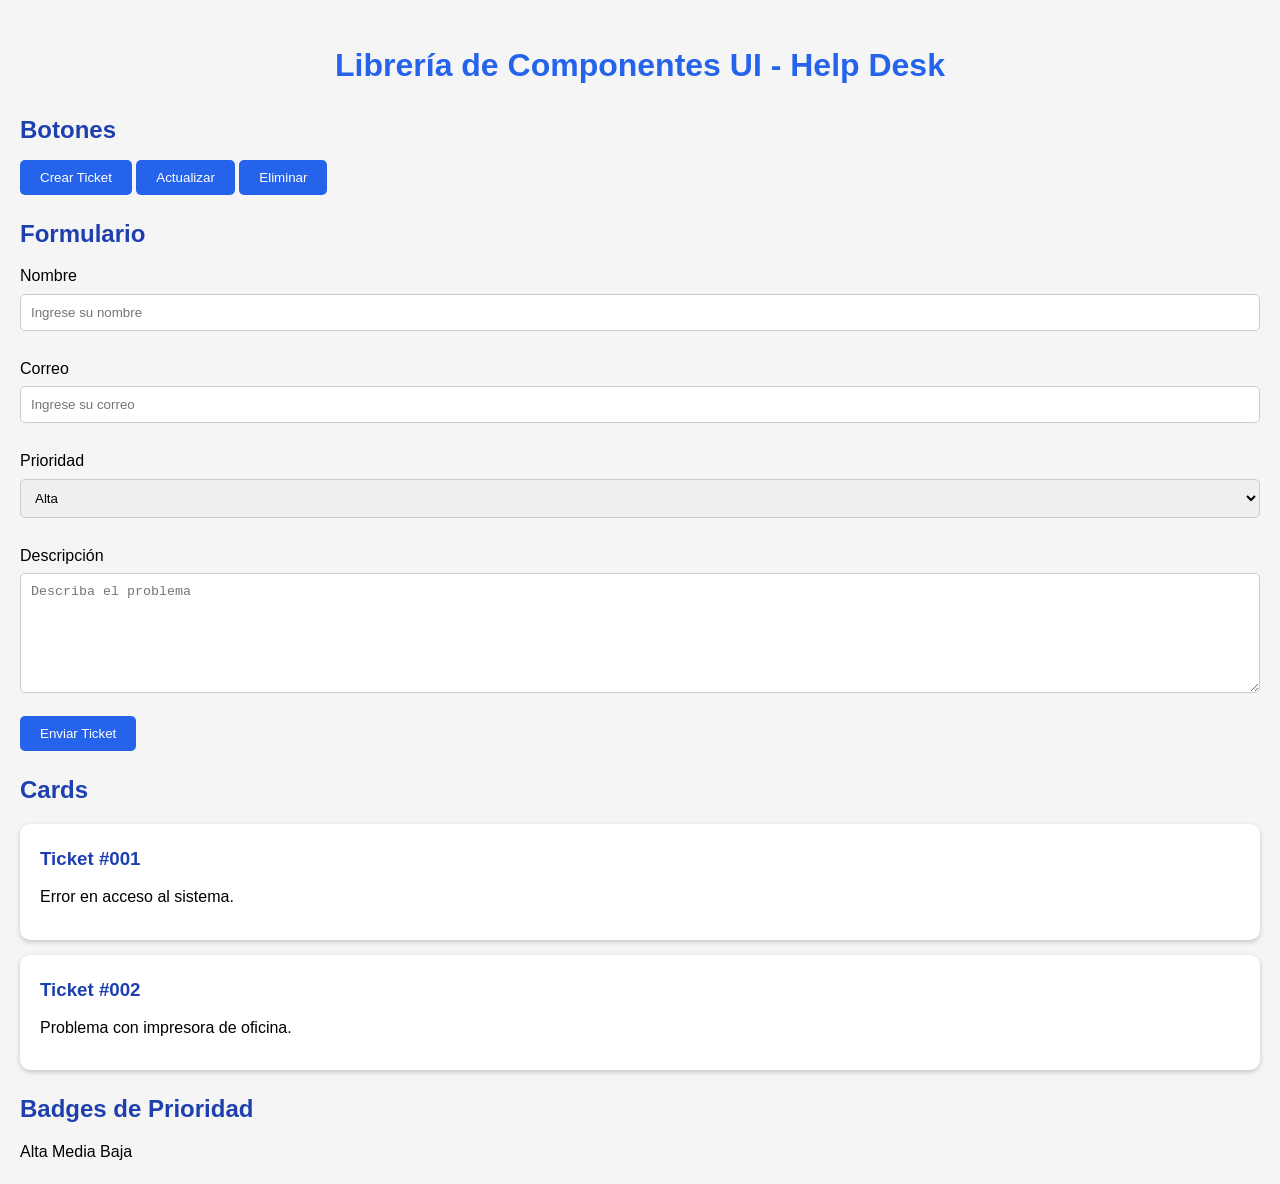
<file: INDEX.HTML>
<!DOCTYPE html>
<html lang="es">
<head>
    <meta charset="UTF-8">
    <meta name="viewport" content="width=device-width, initial-scale=1.0">
    <title>UI Kit - Help Desk</title>

    <link rel="stylesheet" href="STYLE.CSS">
</head>
<body>

<div class="container">

    <h1>Librería de Componentes UI - Help Desk</h1>

    <!-- BOTONES -->
    <div class="section">
        <h2>Botones</h2>
        <button class="btn btn-primary">Crear Ticket</button>
        <button class="btn btn-secondary">Actualizar</button>
        <button class="btn btn-danger">Eliminar</button>
    </div>

    <!-- FORMULARIOS -->
    <div class="section">
        <h2>Formulario</h2>

        <label>Nombre</label>
        <input type="text" placeholder="Ingrese su nombre">

        <label>Correo</label>
        <input type="email" placeholder="Ingrese su correo">

        <label>Prioridad</label>
        <select>
            <option>Alta</option>
            <option>Media</option>
            <option>Baja</option>
        </select>

        <label>Descripción</label>
        <textarea rows="4" placeholder="Describa el problema"></textarea>

        <button class="btn btn-primary">Enviar Ticket</button>
    </div>

    <!-- CARDS -->
    <div class="section">
        <h2>Cards</h2>

        <div class="card">
            <h3>Ticket #001</h3>
            <p>Error en acceso al sistema.</p>
        </div>

        <div class="card">
            <h3>Ticket #002</h3>
            <p>Problema con impresora de oficina.</p>
        </div>
    </div>

    <!-- BADGES -->
    <div class="section">
        <h2>Badges de Prioridad</h2>

        <span class="badge alta">Alta</span>
        <span class="badge media">Media</span>
        <span class="badge baja">Baja</span>
    </div>

</div>

</body>
</html>
</file>
<file: STYLE.CSS>
:root{
    --color-primario:#2563eb;
    --color-secundario:#1e40af;
    --color-exito:#22c55e;
    --color-error:#ef4444;
    --color-fondo:#f5f5f5;
    --color-blanco:#ffffff;
    --fuente:Arial, sans-serif;
}

*{
    margin:0;
    padding:0;
    box-sizing:border-box;
}

body{
    font-family:var(--fuente);
    background-color:var(--color-fondo);
    padding:20px;
    line-height:1.6;
}

img{
    display:block;
    margin:auto;
}

h1{
    color:var(--color-primario);
    text-align:center;
    margin:20px 0;
}

h2{
    color:var(--color-secundario);
    margin-top:20px;
    margin-bottom:10px;
}

h3{
    color:var(--color-secundario);
    margin-bottom:10px;
}

p{
    margin-bottom:10px;
}

/* NAVBAR */

.navbar{
    display:flex;
    justify-content:center;
    gap:20px;
    background:#003366;
    padding:15px;
    border-radius:5px;
    flex-wrap:wrap;
    margin:20px 0;
}

.navbar a{
    color:white;
    text-decoration:none;
    background-color:var(--color-primario);
    padding:10px 15px;
    border-radius:5px;
    font-weight:bold;
}

.navbar a:hover{
    background-color:var(--color-secundario);
}

/* DASHBOARD */

.dashboard{
    display:flex;
    gap:20px;
    flex-wrap:wrap;
}

.dashboard .card{
    flex:1;
    min-width:250px;
}

/* CARDS */

.card{
    background:white;
    padding:20px;
    margin-top:15px;
    border-radius:10px;
    box-shadow:0 2px 5px rgba(0,0,0,0.2);
}

/* BOTONES */

.btn{
    background-color:var(--color-primario);
    color:white;
    padding:10px 20px;
    border:none;
    border-radius:5px;
    cursor:pointer;
}

.btn:hover{
    background-color:var(--color-secundario);
}

/* FORMULARIO */

.formulario{
    max-width:700px;
    margin:auto;
}

form{
    background:white;
    padding:20px;
    border-radius:10px;
    box-shadow:0 2px 5px rgba(0,0,0,0.2);
    margin-top:20px;
}

label{
    display:block;
    margin-top:10px;
    margin-bottom:5px;
}

input,
textarea,
select{
    width:100%;
    padding:10px;
    border:1px solid #ccc;
    border-radius:5px;
    margin-bottom:15px;
}

textarea{
    height:120px;
}

/* ALERTAS */

.alerta-exito{
    background-color:var(--color-exito);
    color:white;
    padding:15px;
    border-radius:5px;
    margin-top:15px;
}

.alerta-error{
    background-color:var(--color-error);
    color:white;
    padding:15px;
    border-radius:5px;
    margin-top:15px;
}

/* TABLA */

.tabla-responsive{
    overflow-x:auto;
}

table{
    width:100%;
    border-collapse:collapse;
    background:white;
    margin-top:20px;
}

th,
td{
    border:1px solid #ddd;
    padding:12px;
    text-align:center;
}

th{
    background-color:var(--color-primario);
    color:white;
}

/* RESPONSIVE */

@media (max-width:768px){

    .navbar{
        flex-direction:column;
        align-items:center;
    }

    .dashboard{
        flex-direction:column;
    }

    input,
    select,
    textarea{
        width:100%;
    }

    table{
        width:100%;
    }

}
</file>
